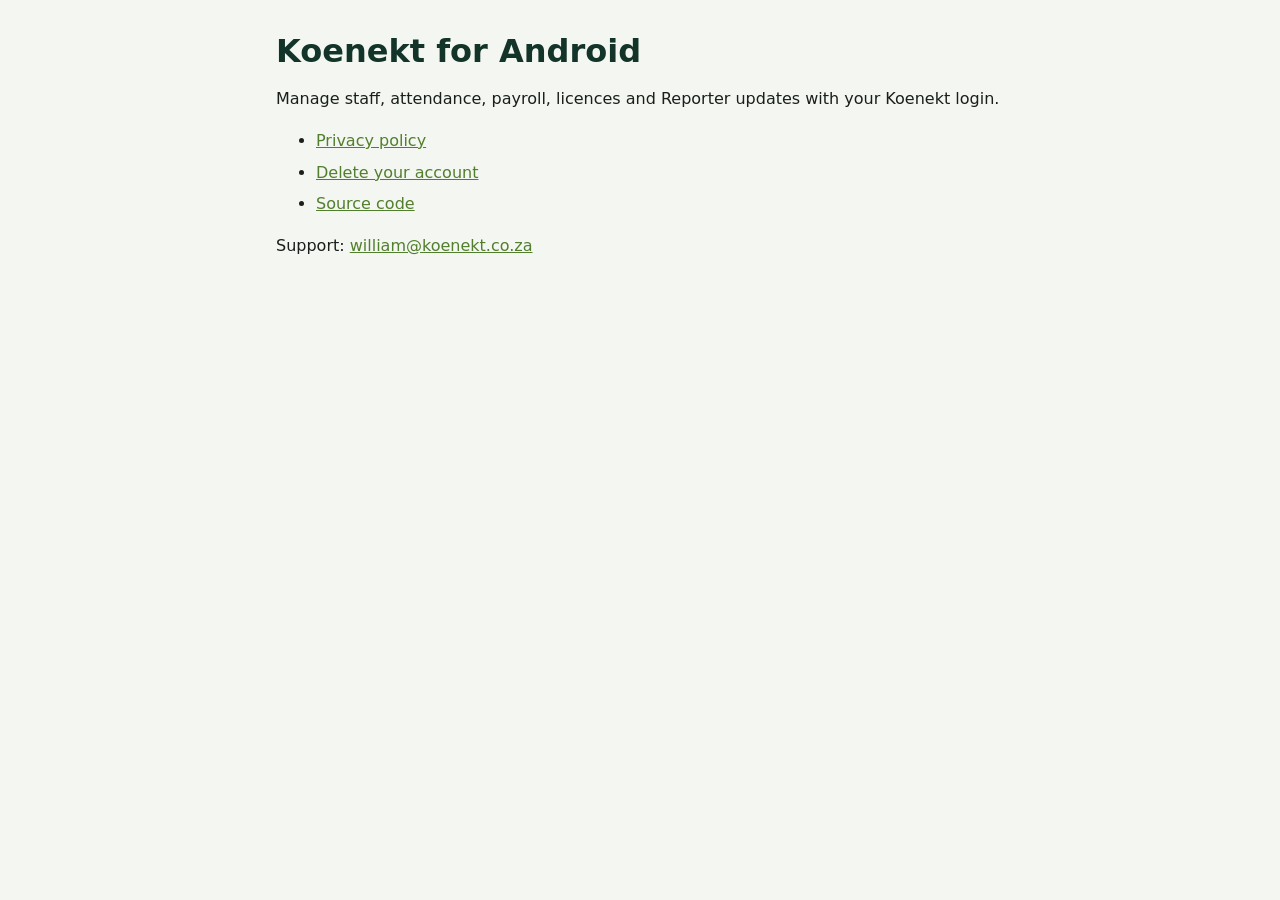
<file: docs/index.html>
<!doctype html>
<html lang="en">
<head>
<meta charset="utf-8">
<meta name="viewport" content="width=device-width, initial-scale=1">
<title>Koenekt for Android</title>
<link rel="stylesheet" href="site.css">
</head>
<body>
<main>
<h1>Koenekt for Android</h1>
<p>Manage staff, attendance, payroll, licences and Reporter updates with your Koenekt login.</p>
<ul>
<li><a href="privacy.html">Privacy policy</a></li>
<li><a href="delete-account.html">Delete your account</a></li>
<li><a href="https://github.com/loudalley/koenekt-android">Source code</a></li>
</ul>
<p>Support: <a href="mailto:william@koenekt.co.za">william@koenekt.co.za</a></p>
</main>
</body>
</html>
</file>
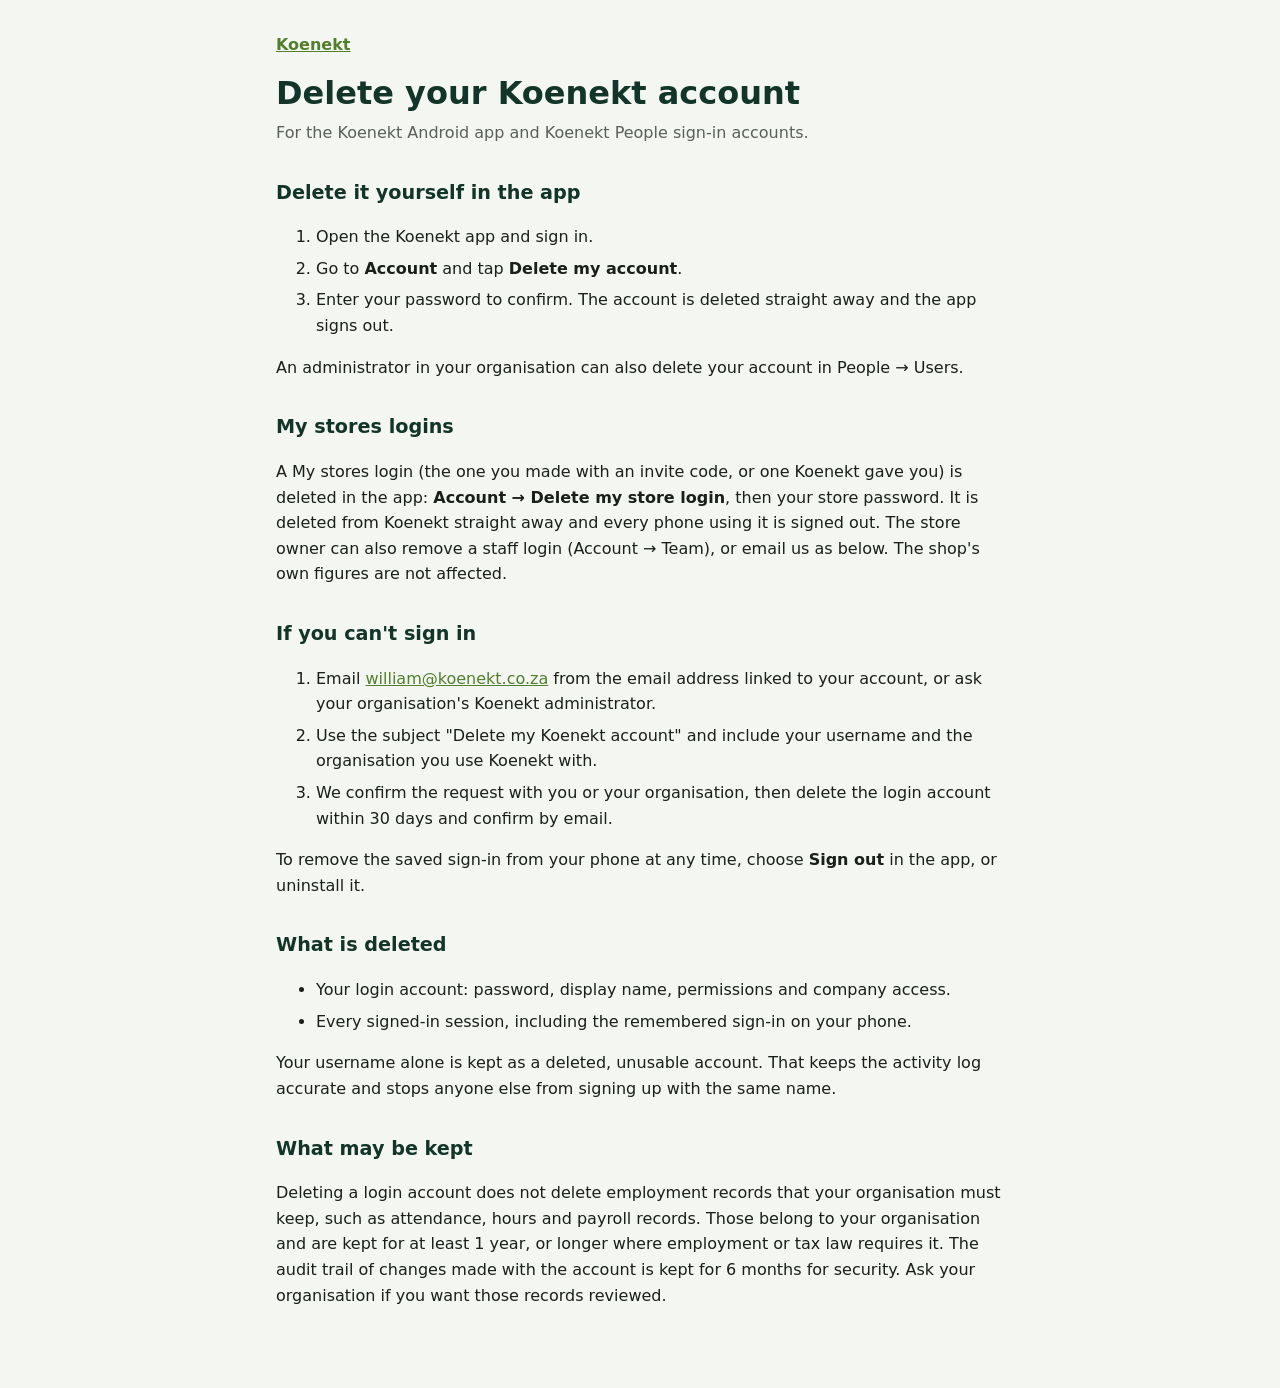
<file: docs/delete-account.html>
<!doctype html>
<html lang="en">
<head>
<meta charset="utf-8">
<meta name="viewport" content="width=device-width, initial-scale=1">
<title>Delete Koenekt Account</title>
<link rel="stylesheet" href="site.css">
</head>
<body>
<main>
<p class="crumb"><a href="./">Koenekt</a></p>
<h1>Delete your Koenekt account</h1>
<p class="meta">For the Koenekt Android app and Koenekt People sign-in accounts.</p>

<h2>Delete it yourself in the app</h2>
<ol>
<li>Open the Koenekt app and sign in.</li>
<li>Go to <strong>Account</strong> and tap <strong>Delete my account</strong>.</li>
<li>Enter your password to confirm. The account is deleted straight away and the app signs out.</li>
</ol>
<p>An administrator in your organisation can also delete your account in People → Users.</p>

<h2>My stores logins</h2>
<p>A My stores login (the one you made with an invite code, or one Koenekt gave you) is deleted in the
app: <strong>Account → Delete my store login</strong>, then your store password. It is deleted from
Koenekt straight away and every phone using it is signed out. The store owner can also remove a staff
login (Account → Team), or email us as below. The shop's own figures are not affected.</p>

<h2>If you can't sign in</h2>
<ol>
<li>Email <a href="mailto:william@koenekt.co.za">william@koenekt.co.za</a> from the email address linked to your account, or ask your organisation's Koenekt administrator.</li>
<li>Use the subject "Delete my Koenekt account" and include your username and the organisation you use Koenekt with.</li>
<li>We confirm the request with you or your organisation, then delete the login account within 30 days and confirm by email.</li>
</ol>
<p>To remove the saved sign-in from your phone at any time, choose <strong>Sign out</strong> in the
app, or uninstall it.</p>

<h2>What is deleted</h2>
<ul>
<li>Your login account: password, display name, permissions and company access.</li>
<li>Every signed-in session, including the remembered sign-in on your phone.</li>
</ul>
<p>Your username alone is kept as a deleted, unusable account. That keeps the activity log
accurate and stops anyone else from signing up with the same name.</p>

<h2>What may be kept</h2>
<p>Deleting a login account does not delete employment records that your organisation must keep,
such as attendance, hours and payroll records. Those belong to your organisation and are kept
for at least 1 year, or longer where employment or tax law requires it. The audit trail of
changes made with the account is kept for 6 months for security.
Ask your organisation if you want those records reviewed.</p>
</main>
</body>
</html>
</file>
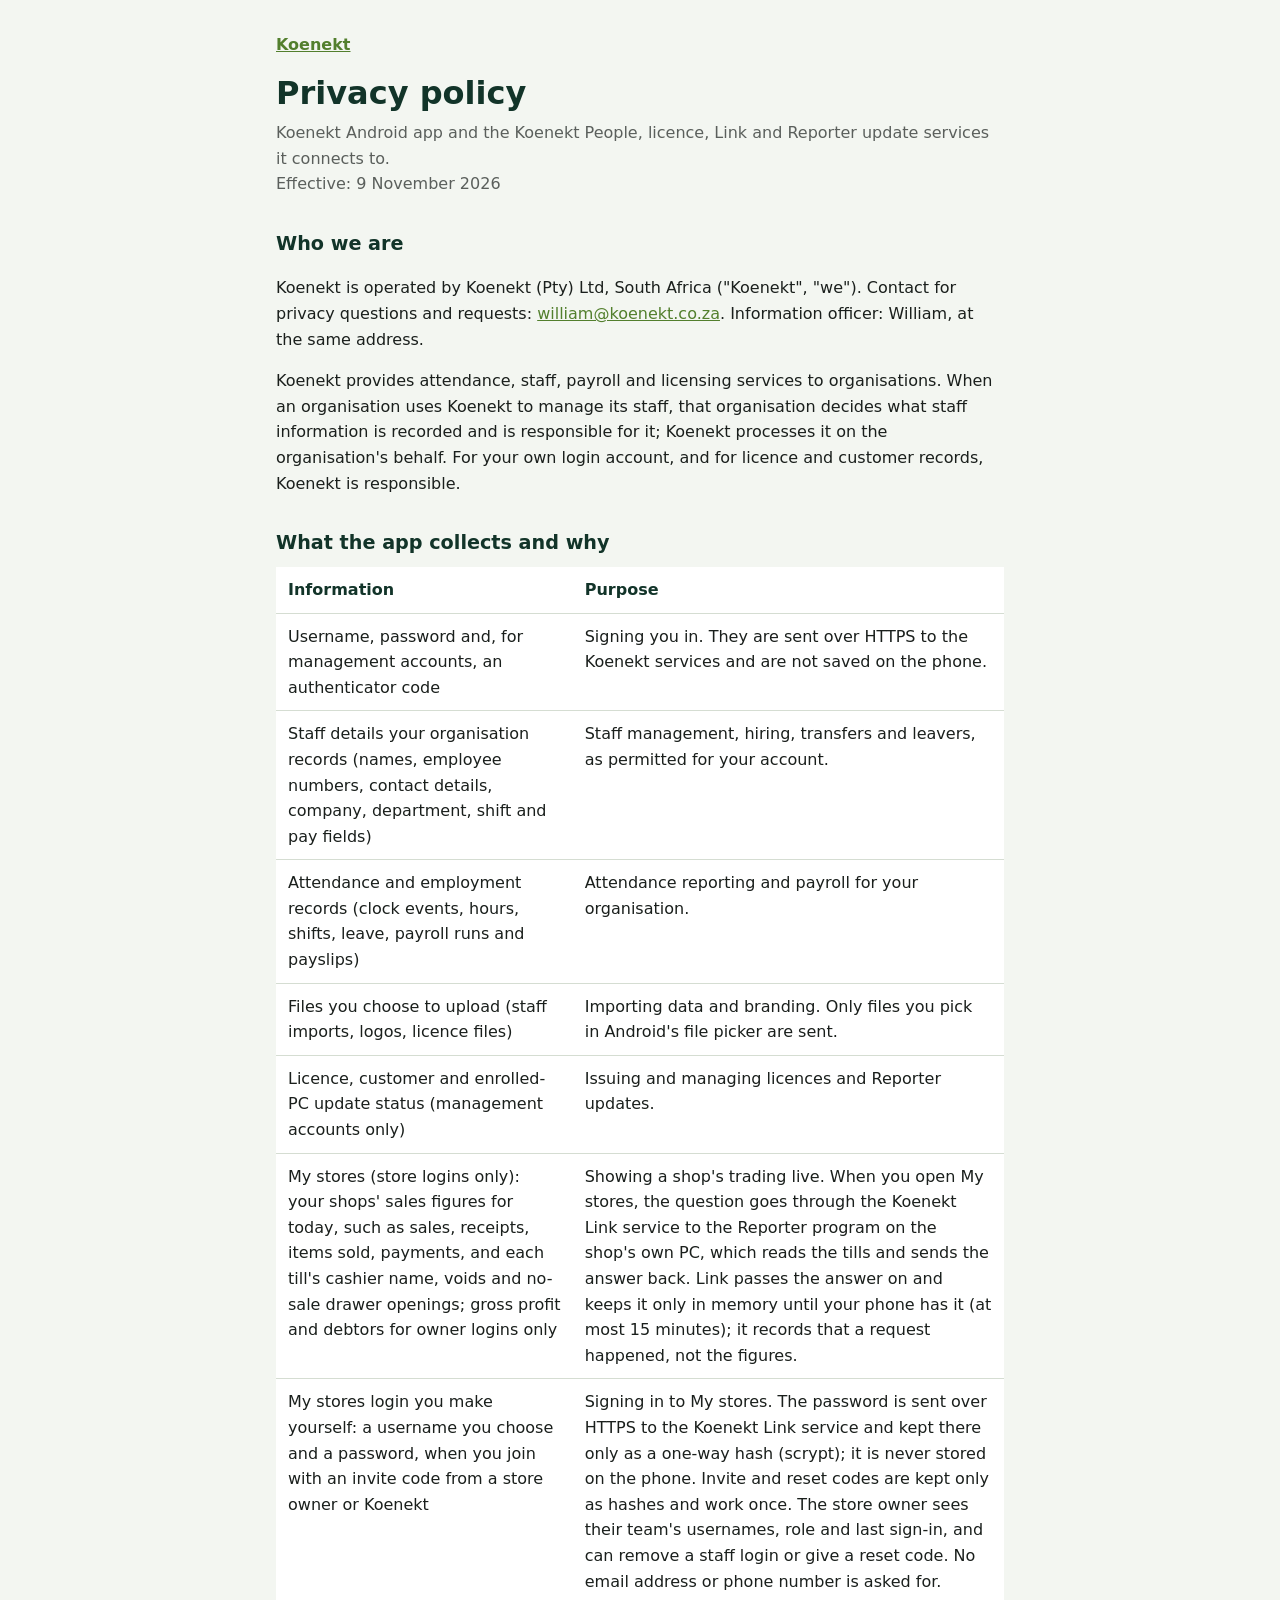
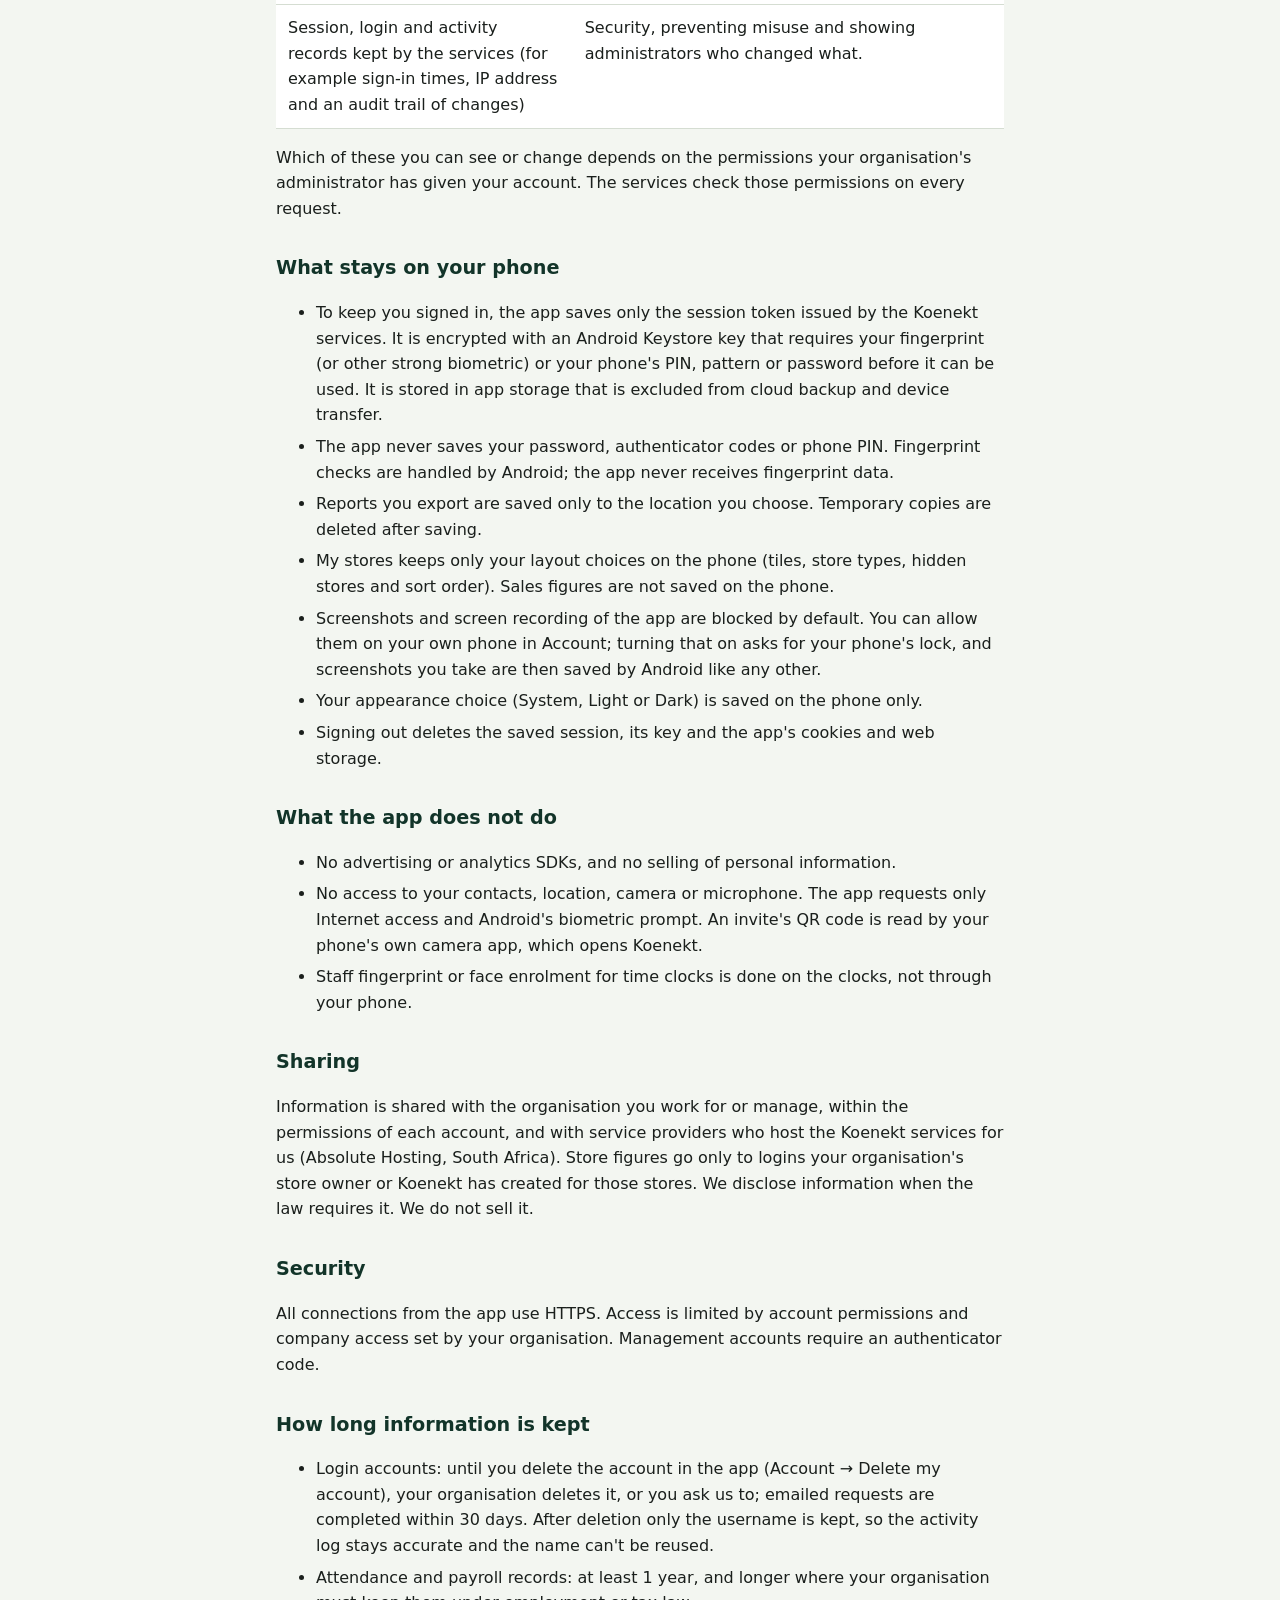
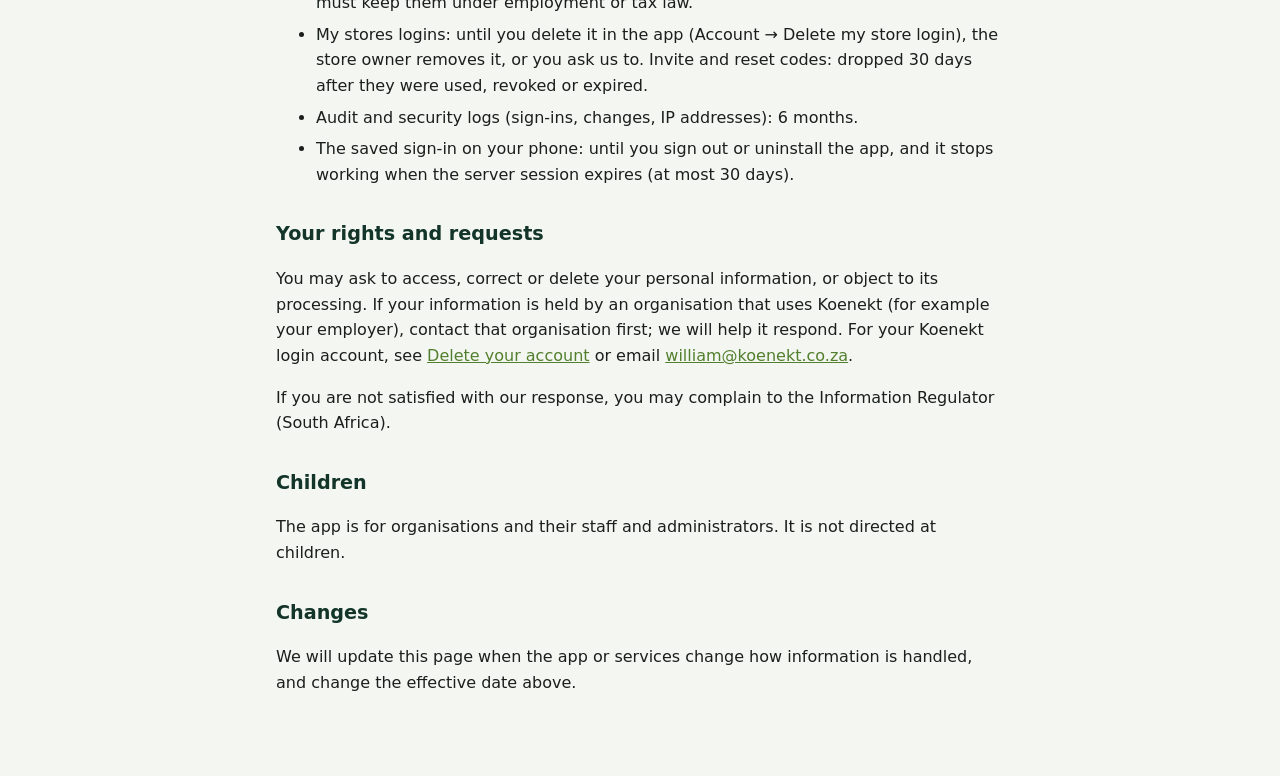
<file: docs/privacy.html>
<!doctype html>
<html lang="en">
<head>
<meta charset="utf-8">
<meta name="viewport" content="width=device-width, initial-scale=1">
<title>Koenekt Privacy Policy</title>
<link rel="stylesheet" href="site.css">
</head>
<body>
<main>
<p class="crumb"><a href="./">Koenekt</a></p>
<h1>Privacy policy</h1>
<p class="meta">Koenekt Android app and the Koenekt People, licence, Link and Reporter update services it connects to.<br>
Effective: 9 November 2026</p>

<h2>Who we are</h2>
<p>Koenekt is operated by Koenekt (Pty) Ltd, South Africa ("Koenekt", "we").
Contact for privacy questions and requests: <a href="mailto:william@koenekt.co.za">william@koenekt.co.za</a>.
Information officer: William, at the same address.</p>

<p>Koenekt provides attendance, staff, payroll and licensing services to organisations.
When an organisation uses Koenekt to manage its staff, that organisation decides what
staff information is recorded and is responsible for it; Koenekt processes it on the
organisation's behalf. For your own login account, and for licence and customer records,
Koenekt is responsible.</p>

<h2>What the app collects and why</h2>
<table>
<tr><th>Information</th><th>Purpose</th></tr>
<tr><td>Username, password and, for management accounts, an authenticator code</td><td>Signing you in. They are sent over HTTPS to the Koenekt services and are not saved on the phone.</td></tr>
<tr><td>Staff details your organisation records (names, employee numbers, contact details, company, department, shift and pay fields)</td><td>Staff management, hiring, transfers and leavers, as permitted for your account.</td></tr>
<tr><td>Attendance and employment records (clock events, hours, shifts, leave, payroll runs and payslips)</td><td>Attendance reporting and payroll for your organisation.</td></tr>
<tr><td>Files you choose to upload (staff imports, logos, licence files)</td><td>Importing data and branding. Only files you pick in Android's file picker are sent.</td></tr>
<tr><td>Licence, customer and enrolled-PC update status (management accounts only)</td><td>Issuing and managing licences and Reporter updates.</td></tr>
<tr><td>My stores (store logins only): your shops' sales figures for today, such as sales, receipts, items sold, payments, and each till's cashier name, voids and no-sale drawer openings; gross profit and debtors for owner logins only</td><td>Showing a shop's trading live. When you open My stores, the question goes through the Koenekt Link service to the Reporter program on the shop's own PC, which reads the tills and sends the answer back. Link passes the answer on and keeps it only in memory until your phone has it (at most 15 minutes); it records that a request happened, not the figures.</td></tr>
<tr><td>My stores login you make yourself: a username you choose and a password, when you join with an invite code from a store owner or Koenekt</td><td>Signing in to My stores. The password is sent over HTTPS to the Koenekt Link service and kept there only as a one-way hash (scrypt); it is never stored on the phone. Invite and reset codes are kept only as hashes and work once. The store owner sees their team's usernames, role and last sign-in, and can remove a staff login or give a reset code. No email address or phone number is asked for.</td></tr>
<tr><td>Session, login and activity records kept by the services (for example sign-in times, IP address and an audit trail of changes)</td><td>Security, preventing misuse and showing administrators who changed what.</td></tr>
</table>
<p>Which of these you can see or change depends on the permissions your organisation's
administrator has given your account. The services check those permissions on every request.</p>

<h2>What stays on your phone</h2>
<ul>
<li>To keep you signed in, the app saves only the session token issued by the Koenekt services. It is encrypted with an Android Keystore key that requires your fingerprint (or other strong biometric) or your phone's PIN, pattern or password before it can be used. It is stored in app storage that is excluded from cloud backup and device transfer.</li>
<li>The app never saves your password, authenticator codes or phone PIN. Fingerprint checks are handled by Android; the app never receives fingerprint data.</li>
<li>Reports you export are saved only to the location you choose. Temporary copies are deleted after saving.</li>
<li>My stores keeps only your layout choices on the phone (tiles, store types, hidden stores and sort order). Sales figures are not saved on the phone.</li>
<li>Screenshots and screen recording of the app are blocked by default. You can allow them on your own phone in Account; turning that on asks for your phone's lock, and screenshots you take are then saved by Android like any other.</li>
<li>Your appearance choice (System, Light or Dark) is saved on the phone only.</li>
<li>Signing out deletes the saved session, its key and the app's cookies and web storage.</li>
</ul>

<h2>What the app does not do</h2>
<ul>
<li>No advertising or analytics SDKs, and no selling of personal information.</li>
<li>No access to your contacts, location, camera or microphone. The app requests only Internet access and Android's biometric prompt. An invite's QR code is read by your phone's own camera app, which opens Koenekt.</li>
<li>Staff fingerprint or face enrolment for time clocks is done on the clocks, not through your phone.</li>
</ul>

<h2>Sharing</h2>
<p>Information is shared with the organisation you work for or manage, within the permissions
of each account, and with service providers who host the Koenekt services for us
(Absolute Hosting, South Africa). Store figures go only to logins your organisation's
store owner or Koenekt has created for those stores. We disclose information when the law requires it.
We do not sell it.</p>

<h2>Security</h2>
<p>All connections from the app use HTTPS. Access is limited by account permissions and company
access set by your organisation. Management accounts require an authenticator code.</p>

<h2>How long information is kept</h2>
<ul>
<li>Login accounts: until you delete the account in the app (Account → Delete my account), your organisation deletes it, or you ask us to; emailed requests are completed within 30 days. After deletion only the username is kept, so the activity log stays accurate and the name can't be reused.</li>
<li>Attendance and payroll records: at least 1 year, and longer where your organisation must keep them under employment or tax law.</li>
<li>My stores logins: until you delete it in the app (Account → Delete my store login), the store owner removes it, or you ask us to. Invite and reset codes: dropped 30 days after they were used, revoked or expired.</li>
<li>Audit and security logs (sign-ins, changes, IP addresses): 6 months.</li>
<li>The saved sign-in on your phone: until you sign out or uninstall the app, and it stops working when the server session expires (at most 30 days).</li>
</ul>

<h2>Your rights and requests</h2>
<p>You may ask to access, correct or delete your personal information, or object to its processing.
If your information is held by an organisation that uses Koenekt (for example your employer),
contact that organisation first; we will help it respond. For your Koenekt login account,
see <a href="delete-account.html">Delete your account</a> or email <a href="mailto:william@koenekt.co.za">william@koenekt.co.za</a>.</p>
<p>If you are not satisfied with our response, you may complain to the Information Regulator (South Africa).</p>

<h2>Children</h2>
<p>The app is for organisations and their staff and administrators. It is not directed at children.</p>

<h2>Changes</h2>
<p>We will update this page when the app or services change how information is handled, and change the effective date above.</p>
</main>
</body>
</html>
</file>
<file: docs/site.css>
:root { --bg: #f3f6f1; --ink: #1a1f1c; --green: #123429; --accent: #527f2d; --line: #d5ddd2; --card: #fff; }
@media (prefers-color-scheme: dark) {
  :root { --bg: #101814; --ink: #e4ebe6; --green: #9fd47a; --accent: #9fd47a; --line: #2b3a31; --card: #17221c; }
}
* { box-sizing: border-box; }
body { margin: 0; background: var(--bg); color: var(--ink); font: 16px/1.6 system-ui, -apple-system, "Segoe UI", Roboto, sans-serif; }
main { max-width: 760px; margin: 0 auto; padding: 32px 16px 64px; }
h1 { color: var(--green); font-size: 2rem; line-height: 1.2; margin: 0 0 8px; }
h2 { color: var(--green); font-size: 1.2rem; margin: 32px 0 8px; }
a { color: var(--accent); }
.crumb { margin: 0 0 16px; font-weight: 600; }
.meta { color: color-mix(in srgb, var(--ink) 70%, transparent); margin-top: 0; }
table { width: 100%; border-collapse: collapse; background: var(--card); display: block; overflow-x: auto; }
th, td { text-align: left; vertical-align: top; padding: 10px 12px; border-bottom: 1px solid var(--line); }
th { color: var(--green); }
li { margin: 6px 0; }
.todo { background: #ffe58a; color: #3b2f00; padding: 0 4px; border-radius: 3px; font-weight: 600; }
</file>
